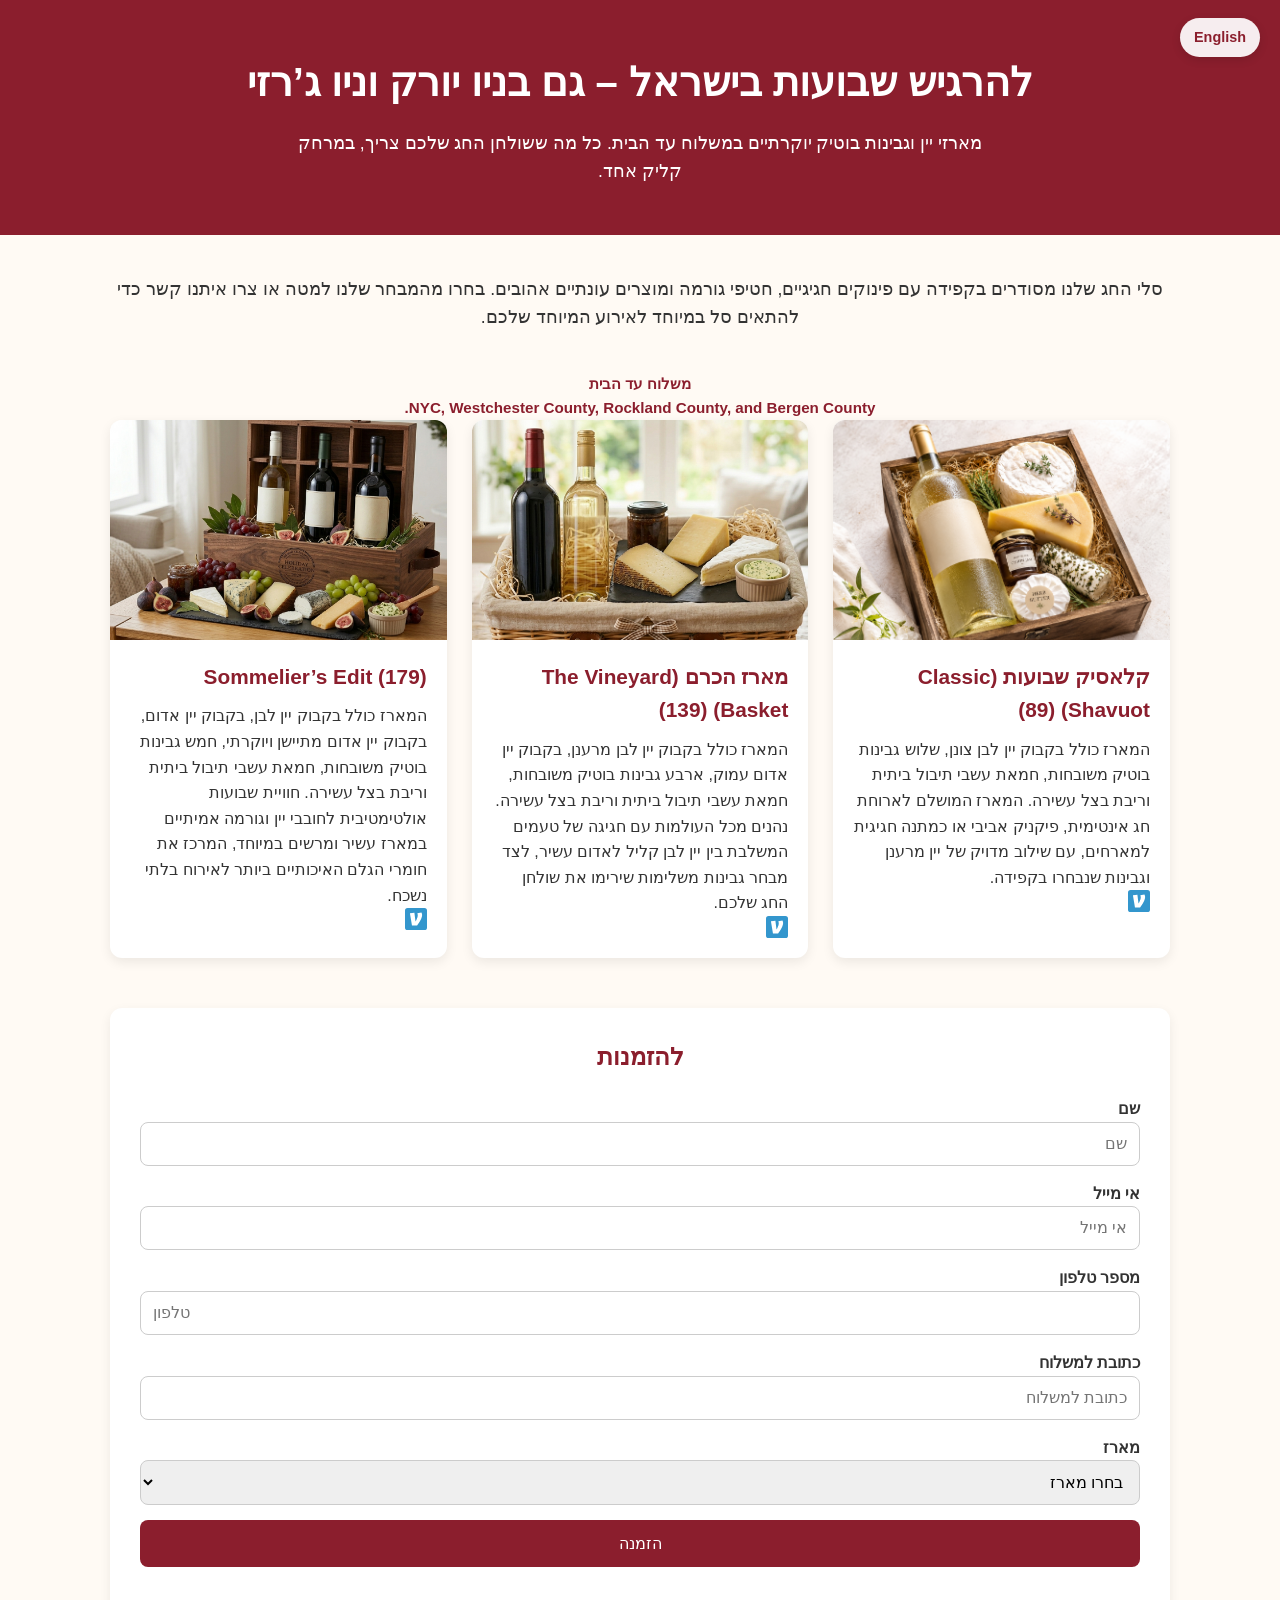
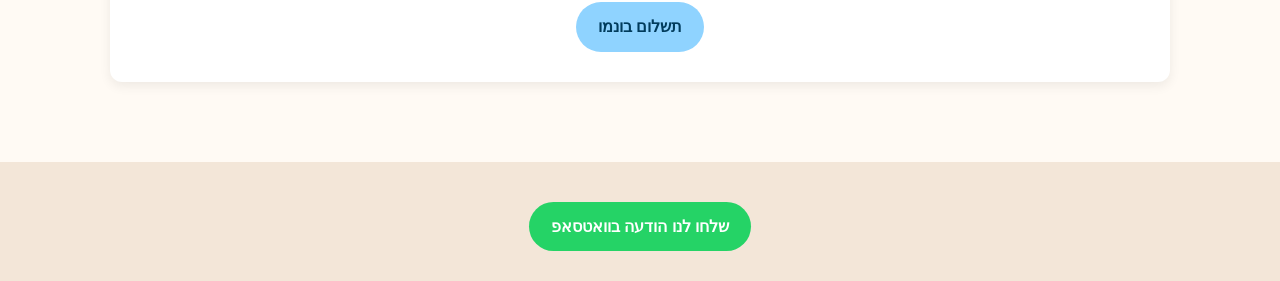
<file: index.html>
<!DOCTYPE html>
<html lang="he" dir="rtl">
<head>
    <meta charset="UTF-8" />
    <meta name="viewport" content="width=device-width, initial-scale=1.0" />
    <title>מארזים חגיגיים לשבועות</title>

    <meta
            name="description"
            content="מארזי יין וגבינות בוטיק יוקרתיים במשלוח עד הבית."
    />

    <!-- Open Graph / WhatsApp preview -->
    <meta property="og:title" content="Holiday Gift Baskets" />
    <meta
            property="og:description"
            content="מארזי יין וגבינות בוטיק יוקרתיים במשלוח עד הבית."
    />
    <meta property="og:type" content="website" />
    <meta property="og:url" content="https://ramieitan2337.github.io/shavuot/" />
    <meta property="og:site_name" content="מארזי יין לשבועות" />
    <meta property="og:image" content="https://ramieitan2337.github.io/shavuot/images/preview.jpg" />
    <meta property="og:image:alt" content="Holiday gift basket preview" />

    <link rel="stylesheet" href="./style.css" />
</head>

<body>
<a class="language-toggle" href="en.html">English</a>
<header>
    <h1>להרגיש שבועות בישראל – גם בניו יורק וניו ג’רזי</h1>
    <p>
        מארזי יין וגבינות בוטיק יוקרתיים במשלוח עד הבית. כל מה ששולחן החג שלכם צריך, במרחק קליק אחד.
    </p>
</header>

<main>
    <section class="intro">
        <p>
            סלי החג שלנו מסודרים בקפידה עם פינוקים חגיגיים, חטיפי גורמה ומוצרים עונתיים אהובים. בחרו מהמבחר שלנו למטה או צרו איתנו קשר כדי להתאים סל במיוחד לאירוע המיוחד שלכם.
        </p>
    </section>

    <p class="delivery-note">
        משלוח עד הבית
        <br>
        NYC, Westchester County, Rockland County, and Bergen County.
    </p>

    <section class="baskets" id="basketCards"></section>



    <section class="contact-section">
        <h2>להזמנות</h2>

        <form action="https://api.web3forms.com/submit" method="POST">
            <input type="hidden" name="access_key" value="6dd8930f-5927-4fa5-ac35-23f0f7e613a0" />

            <input type="hidden" name="subject" value="Shavuot basket order" />
            <div>
                <label for="name">שם</label>
                <input type="text" id="name" name="name" placeholder="שם" required />
            </div>

            <div>
                <label for="email">אי מייל</label>
                <input type="email" id="email" name="email" placeholder="אי מייל" required />
            </div>

            <div>
                <label for="phone">מספר טלפון</label>
                <input type="tel" id="phone" name="phone" placeholder="טלפון" />
            </div>

            <div>
                <label for="address">כתובת למשלוח</label>
                <input type="text" id="address" name="address" placeholder="כתובת למשלוח" />
            </div>

            <div>
                <label for="basket">מארז</label>
                <select id="basket" name="basket" required>
                    <option value="">בחרו מארז</option>
                </select>
            </div>

            <button type="submit">הזמנה</button>
        </form>

        <div class="form-venmo">
            <a
                    id="venmoButton"
                    class="bottom-venmo-button"
                    href="https://venmo.com/u/Yael-Ido?txn=pay&note=Shavuot%20Basket"
                    target="_blank"
            >
                תשלום בונמו
            </a>
        </div>

    </section>
</main>

<footer>
    <a class="whatsapp-link" href="https://wa.me/16466418040?text=Hi%2C%20I%20am%20interested%20in%20ordering%20a%20holiday%20gift%20basket." target="_blank">
        שלחו לנו הודעה בוואטסאפ
    </a>
</footer>

<script>
    const venmoUsername = "Yael-Ido";

    const baskets = [
        {
            id: "classic",
            name: "קלאסיק שבועות (Classic Shavuot)",
            amount: 89,
            image: "./images/basic.png",
            alt: "Classic Shavuot",
            description:"המארז כולל בקבוק יין לבן צונן, שלוש גבינות בוטיק משובחות, חמאת עשבי תיבול ביתית וריבת בצל עשירה.\n" +
                "                    המארז המושלם לארוחת חג אינטימית, פיקניק אביבי או כמתנה חגיגית למארחים, עם שילוב מדויק של יין מרענן וגבינות שנבחרו בקפידה."
        },
        {
            id: "vinyard",
            name: "מארז הכרם (The Vineyard Basket)",
            amount: 139,
            image: "./images/large.png",
            alt: "The Vineyard Basket",
            description:"\n" +
                "                    המארז כולל בקבוק יין לבן מרענן, בקבוק יין אדום עמוק, ארבע גבינות בוטיק משובחות, חמאת עשבי תיבול ביתית וריבת בצל עשירה.\n" +
                "                    נהנים מכל העולמות עם חגיגה של טעמים המשלבת בין יין לבן קליל לאדום עשיר, לצד מבחר גבינות משלימות שירימו את שולחן החג שלכם."
        },
        {
            id: "somm",
            name: "Sommelier’s Edit",
            amount: 179,
            image: "./images/somm.png",
            alt: "Sommelier’s Edit",
            description:
                "המארז כולל בקבוק יין לבן, בקבוק יין אדום, בקבוק יין אדום מתיישן ויוקרתי, חמש גבינות בוטיק משובחות, חמאת עשבי תיבול ביתית וריבת בצל עשירה.\n" +
                "                    חוויית שבועות אולטימטיבית לחובבי יין וגורמה אמיתיים במארז עשיר ומרשים במיוחד, המרכז את חומרי הגלם האיכותיים ביותר לאירוח בלתי נשכח."
        }
    ];

    const basketCards = document.getElementById("basketCards");
    const basketSelect = document.getElementById("basket");
    const venmoButton = document.getElementById("venmoButton");

    function createBasketCards() {
        baskets.forEach(function (basket) {
            const article = document.createElement("article");
            article.className = "basket-card";

            article.innerHTML = `
        <img src="${basket.image}" alt="${basket.alt}" />
        <div class="basket-content">
          <h2>${basket.name} (${basket.amount})</h2>
          <p>${basket.description}</p>
          <a
              class="venmo-icon-button"
              href="https://venmo.com/u/${venmoUsername}?txn=pay&amount=${basket.amount}&note=${encodeURIComponent(basket.name)}"
              target="_blank"
              aria-label="Pay for ${basket.name} with Venmo"
              title="Pay with Venmo"> <img src="./images/venmo-icon.svg" alt="Venmo Icon" /> </a>
        </div>
      `;

            basketCards.appendChild(article);
        });
    }

    function populateBasketDropdown() {
        baskets.forEach(function (basket) {
            const option = document.createElement("option");
            option.value = basket.id;
            option.textContent = `${basket.name} - $${basket.amount}`;
            basketSelect.appendChild(option);
        });
    }

    function updateVenmoButton() {
        const selectedBasketId = basketSelect.value;

        const selectedBasket = baskets.find(function (basket) {
            return basket.id === selectedBasketId;
        });

        if (!selectedBasket) {
            venmoButton.href = `https://venmo.com/u/${venmoUsername}?txn=pay&note=Holiday%20Gift%20Basket`;
            venmoButton.textContent = "לתשלום בוונמו";
            return;
        }

        const note = encodeURIComponent(selectedBasket.name);

        venmoButton.href = `https://venmo.com/u/${venmoUsername}?txn=pay&amount=${selectedBasket.amount}&note=${note}`;
        venmoButton.textContent = `Pay $${selectedBasket.amount} with Venmo`;
        venmoButton.textContent = `לתשלום $${selectedBasket.amount} בונמו `;
    }

    createBasketCards();
    populateBasketDropdown();
    basketSelect.addEventListener("change", updateVenmoButton);
</script>

</body>
</html>
</file>
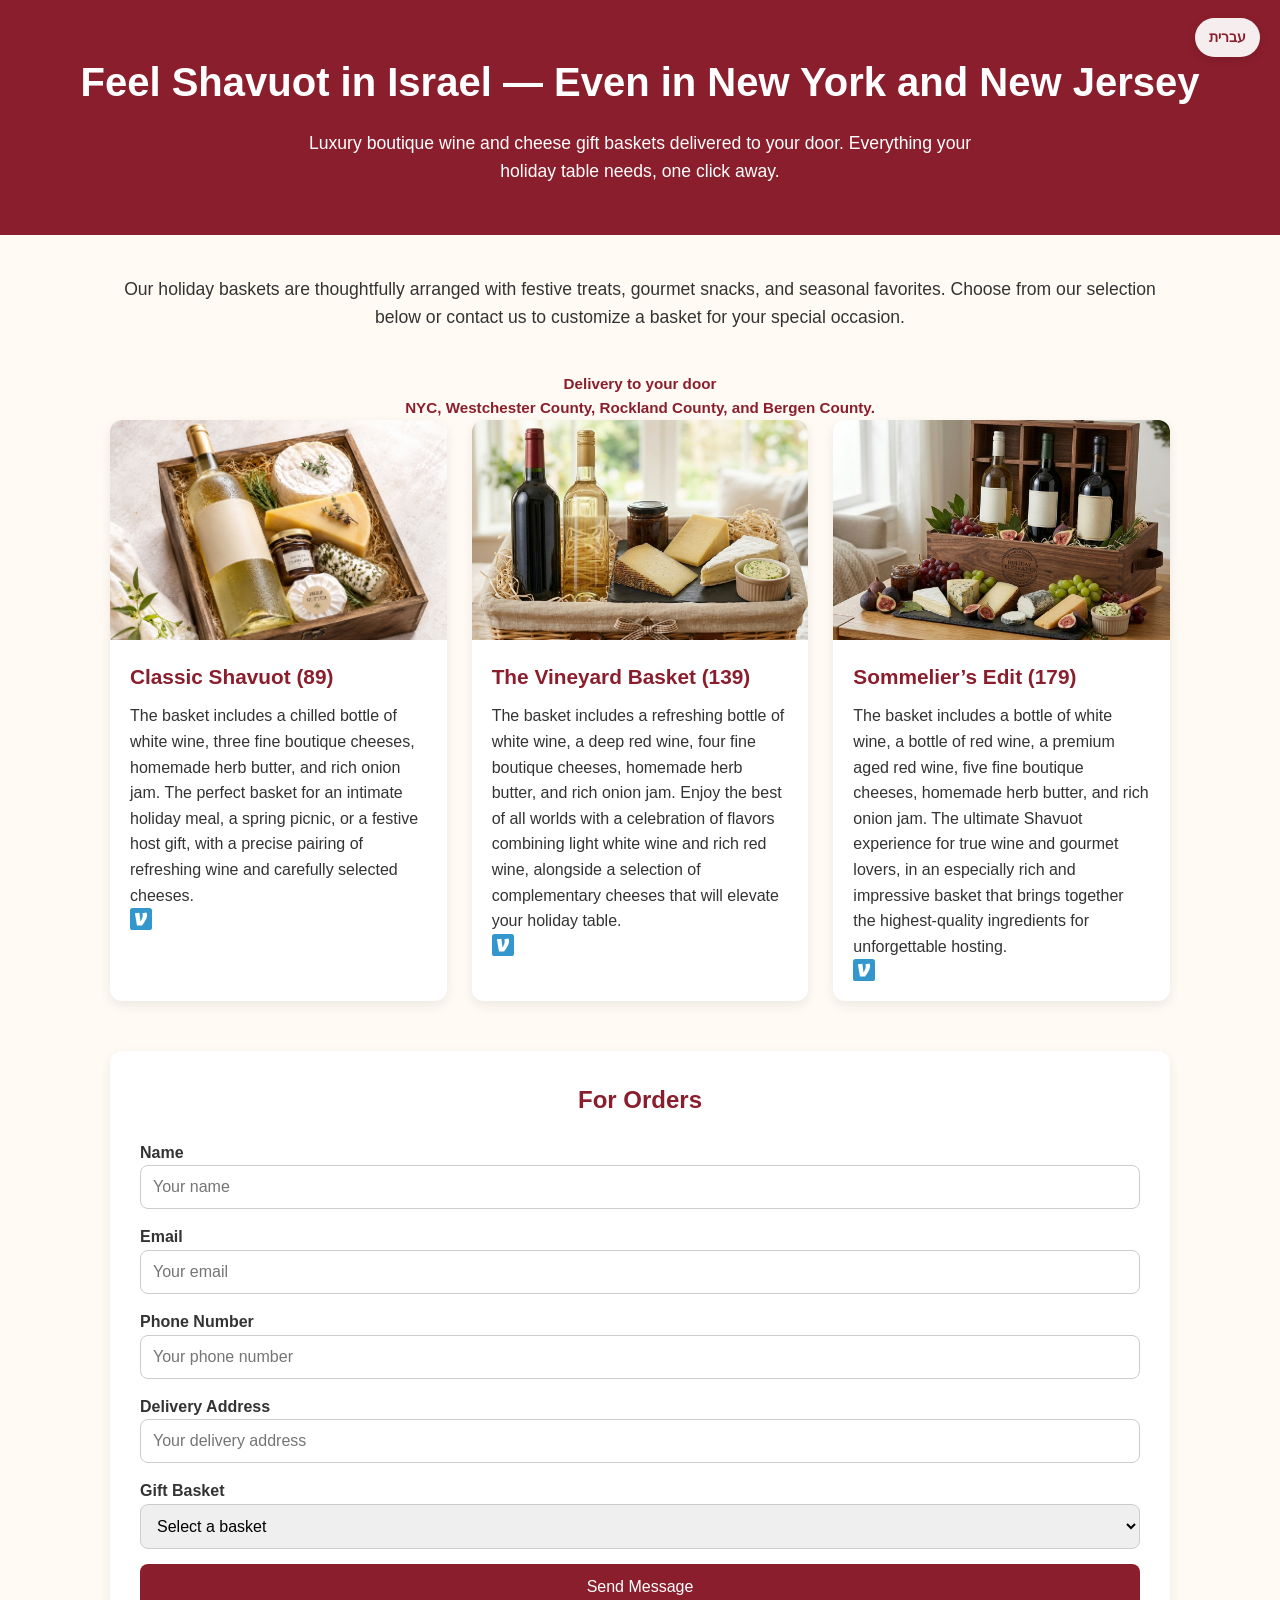
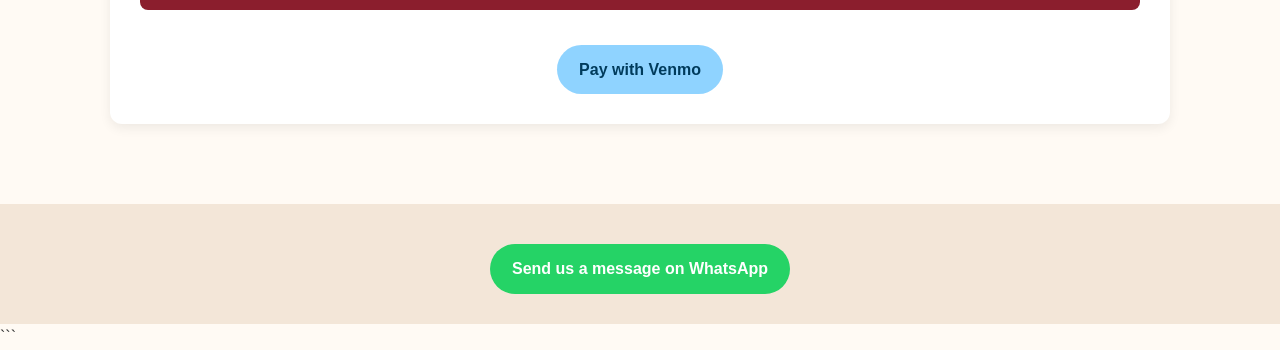
<file: en.html>
<!DOCTYPE html>
<html lang="en">
<head>
    <meta charset="UTF-8" />
    <meta name="viewport" content="width=device-width, initial-scale=1.0" />
    <title>Holiday Gift Baskets</title>

    <meta
            name="description"
            content="Luxury boutique wine and cheese gift baskets delivered to your door."
    />

    <!-- Open Graph / WhatsApp preview -->
    <meta property="og:title" content="Holiday Gift Baskets" />
    <meta
            property="og:description"
            content="Luxury boutique wine and cheese gift baskets delivered to your door."
    />
    <meta property="og:type" content="website" />
    <meta property="og:url" content="https://ramieitan2337.github.io/shavuot/" />
    <meta property="og:site_name" content="Wine Baskets for Shavuot" />
    <meta property="og:image" content="https://ramieitan2337.github.io/shavuot/images/preview.jpg" />
    <meta property="og:image:alt" content="Holiday gift basket preview" />

    <link rel="stylesheet" href="./style.css" />
</head>

<body>
<a class="language-toggle" href="index.html">עברית</a>
<header>
    <h1>Feel Shavuot in Israel — Even in New York and New Jersey</h1>
    <p>
        Luxury boutique wine and cheese gift baskets delivered to your door. Everything your holiday table needs, one click away.
    </p>
</header>

<main>
    <section class="intro">
        <p>
            Our holiday baskets are thoughtfully arranged with festive treats,
            gourmet snacks, and seasonal favorites. Choose from our selection below
            or contact us to customize a basket for your special occasion.
        </p>
    </section>

    <p class="delivery-note">
        Delivery to your door
        <br>
        NYC, Westchester County, Rockland County, and Bergen County.
    </p>

    <section class="baskets" id="basketCards"></section>

    <section class="contact-section">
        <h2>For Orders</h2>

        <form action="https://api.web3forms.com/submit" method="POST">
            <input type="hidden" name="access_key" value="6dd8930f-5927-4fa5-ac35-23f0f7e613a0" />

            <input type="hidden" name="subject" value="Shavuot basket order" />
            <div>
                <label for="name">Name</label>
                <input type="text" id="name" name="name" placeholder="Your name" required />
            </div>

            <div>
                <label for="email">Email</label>
                <input type="email" id="email" name="email" placeholder="Your email" required />
            </div>

            <div>
                <label for="phone">Phone Number</label>
                <input type="tel" id="phone" name="phone" placeholder="Your phone number" />
            </div>

            <div>
                <label for="address">Delivery Address</label>
                <input type="text" id="address" name="address" placeholder="Your delivery address" />
            </div>

            <div>
                <label for="basket">Gift Basket</label>
                <select id="basket" name="basket" required>
                    <option value="">Select a basket</option>
                </select>
            </div>

            <button type="submit">Send Message</button>
        </form>

        <div class="form-venmo">
            <a
                    id="venmoButton"
                    class="bottom-venmo-button"
                    href="https://venmo.com/u/Yael-Ido?txn=pay&note=Shavuot%20Basket"
                    target="_blank"
            >
                Pay with Venmo
            </a>
        </div>

    </section>
</main>

<footer>
    <a class="whatsapp-link" href="https://wa.me/16466418040?text=Hi%2C%20I%20am%20interested%20in%20ordering%20a%20holiday%20gift%20basket." target="_blank">
        Send us a message on WhatsApp
    </a>
</footer>

<script>
    const venmoUsername = "Yael-Ido";

    const baskets = [
        {
            id: "classic",
            name: "Classic Shavuot",
            amount: 89,
            image: "./images/basic.png",
            alt: "Classic Shavuot",
            description:"The basket includes a chilled bottle of white wine, three fine boutique cheeses, homemade herb butter, and rich onion jam.\n" +
                "                    The perfect basket for an intimate holiday meal, a spring picnic, or a festive host gift, with a precise pairing of refreshing wine and carefully selected cheeses."
        },
        {
            id: "vinyard",
            name: "The Vineyard Basket",
            amount: 139,
            image: "./images/large.png",
            alt: "The Vineyard Basket",
            description:"\n" +
                "                    The basket includes a refreshing bottle of white wine, a deep red wine, four fine boutique cheeses, homemade herb butter, and rich onion jam.\n" +
                "                    Enjoy the best of all worlds with a celebration of flavors combining light white wine and rich red wine, alongside a selection of complementary cheeses that will elevate your holiday table."
        },
        {
            id: "somm",
            name: "Sommelier’s Edit",
            amount: 179,
            image: "./images/somm.png",
            alt: "Sommelier’s Edit",
            description:
                "The basket includes a bottle of white wine, a bottle of red wine, a premium aged red wine, five fine boutique cheeses, homemade herb butter, and rich onion jam.\n" +
                "                    The ultimate Shavuot experience for true wine and gourmet lovers, in an especially rich and impressive basket that brings together the highest-quality ingredients for unforgettable hosting."
        }
    ];

    const basketCards = document.getElementById("basketCards");
    const basketSelect = document.getElementById("basket");
    const venmoButton = document.getElementById("venmoButton");

    function createBasketCards() {
        baskets.forEach(function (basket) {
            const article = document.createElement("article");
            article.className = "basket-card";

            article.innerHTML = `
        <img src="${basket.image}" alt="${basket.alt}" />
        <div class="basket-content">
          <h2>${basket.name} (${basket.amount})</h2>
          <p>${basket.description}</p>
          <a
              class="venmo-icon-button"
              href="https://venmo.com/u/${venmoUsername}?txn=pay&amount=${basket.amount}&note=${encodeURIComponent(basket.name)}"
              target="_blank"
              aria-label="Pay for ${basket.name} with Venmo"
              title="Pay with Venmo"> <img src="./images/venmo-icon.svg" alt="Venmo Icon" /> </a>
        </div>
      `;

            basketCards.appendChild(article);
        });
    }

    function populateBasketDropdown() {
        baskets.forEach(function (basket) {
            const option = document.createElement("option");
            option.value = basket.id;
            option.textContent = `${basket.name} - $${basket.amount}`;
            basketSelect.appendChild(option);
        });
    }

    function updateVenmoButton() {
        const selectedBasketId = basketSelect.value;

        const selectedBasket = baskets.find(function (basket) {
            return basket.id === selectedBasketId;
        });

        if (!selectedBasket) {
            venmoButton.href = `https://venmo.com/u/${venmoUsername}?txn=pay&note=Holiday%20Gift%20Basket`;
            venmoButton.textContent = "Pay with Venmo";
            return;
        }

        const note = encodeURIComponent(selectedBasket.name);

        venmoButton.href = `https://venmo.com/u/${venmoUsername}?txn=pay&amount=${selectedBasket.amount}&note=${note}`;
        venmoButton.textContent = `Pay $${selectedBasket.amount} with Venmo`;
    }

    createBasketCards();
    populateBasketDropdown();
    basketSelect.addEventListener("change", updateVenmoButton);
</script>

</body>
</html>
```
</file>
<file: style.css>
* {
    box-sizing: border-box;
    margin: 0;
    padding: 0;
}

body {
    font-family: Arial, sans-serif;
    line-height: 1.6;
    color: #333;
    background: #fffaf4;
}

header {
    background: #8b1e2d;
    color: white;
    text-align: center;
    padding: 50px 20px;
}

header h1 {
    font-size: 2.5rem;
    margin-bottom: 15px;
}

header p {
    max-width: 700px;
    margin: 0 auto;
    font-size: 1.1rem;
}

main {
    max-width: 1100px;
    margin: 0 auto;
    padding: 40px 20px;
}

.intro {
    text-align: center;
    margin-bottom: 40px;
    font-size: 1.1rem;
}

.baskets {
    display: grid;
    grid-template-columns: repeat(3, 1fr);
    gap: 25px;
    margin-bottom: 50px;
}

.basket-card {
    background: white;
    border-radius: 12px;
    overflow: hidden;
    box-shadow: 0 4px 12px rgba(0, 0, 0, 0.08);
}

.basket-card img {
    width: 100%;
    height: 220px;
    object-fit: cover;
    display: block;
}

.basket-content {
    padding: 20px;
}

.basket-content h2 {
    color: #8b1e2d;
    margin-bottom: 10px;
    font-size: 1.3rem;
}

.contact-section {
    background: white;
    padding: 30px;
    border-radius: 12px;
    box-shadow: 0 4px 12px rgba(0, 0, 0, 0.07);
    margin-bottom: 40px;
}

.contact-section h2 {
    text-align: center;
    color: #8b1e2d;
    margin-bottom: 20px;
}

form {
    display: grid;
    gap: 15px;
}

label {
    font-weight: bold;
}

input,
textarea {
    width: 100%;
    padding: 12px;
    border: 1px solid #ccc;
    border-radius: 8px;
    font-size: 1rem;
}

textarea {
    min-height: 120px;
    resize: vertical;
}

button {
    background: #8b1e2d;
    color: white;
    border: none;
    padding: 14px;
    border-radius: 8px;
    font-size: 1rem;
    cursor: pointer;
}

button:hover {
    background: #6f1723;
}

footer {
    text-align: center;
    padding: 30px 20px;
    background: #f3e6d8;
}

.whatsapp-link {
    display: inline-block;
    background: #25d366;
    color: white;
    text-decoration: none;
    padding: 12px 22px;
    border-radius: 30px;
    font-weight: bold;
    margin-top: 10px;
}

.delivery-note {
    margin-top: 15px;
    font-size: 0.95rem;
    text-align: center;
    font-weight: bold;
    color: #8b1e2d;
}

.whatsapp-link:hover {
    background: #1ebe5d;
}

input,
textarea,
select {
    width: 100%;
    padding: 12px;
    border: 1px solid #ccc;
    border-radius: 8px;
    font-size: 1rem;
}

.form-venmo {
    text-align: center;
    margin-top: 25px;
}

.form-venmo p {
    margin-bottom: 10px;
    font-weight: bold;
}

.venmo-icon-button img {
    width: 22px;
    height: 22px;
    object-fit: contain;
}

.bottom-venmo-button {
    display: inline-block;
    background: #8fd3ff;
    color: #003b5c;
    text-decoration: none;
    padding: 12px 22px;
    border-radius: 30px;
    font-weight: bold;
    margin-top: 10px;
}

.bottom-venmo-button:hover {
    background: #6fc5f7;
}

.language-toggle {
    position: absolute;
    top: 18px;
    right: 20px;
    z-index: 10;
    background: rgba(255, 255, 255, 0.92);
    color: #8b1e2d;
    text-decoration: none;
    padding: 8px 14px;
    border-radius: 999px;
    font-size: 0.9rem;
    font-weight: bold;
    box-shadow: 0 3px 10px rgba(0, 0, 0, 0.12);
}

.language-toggle:hover {
    background: white;
}

@media (max-width: 768px) {
    .baskets {
        grid-template-columns: 1fr;
    }

    header h1 {
        font-size: 2rem;
    }
}
</file>
